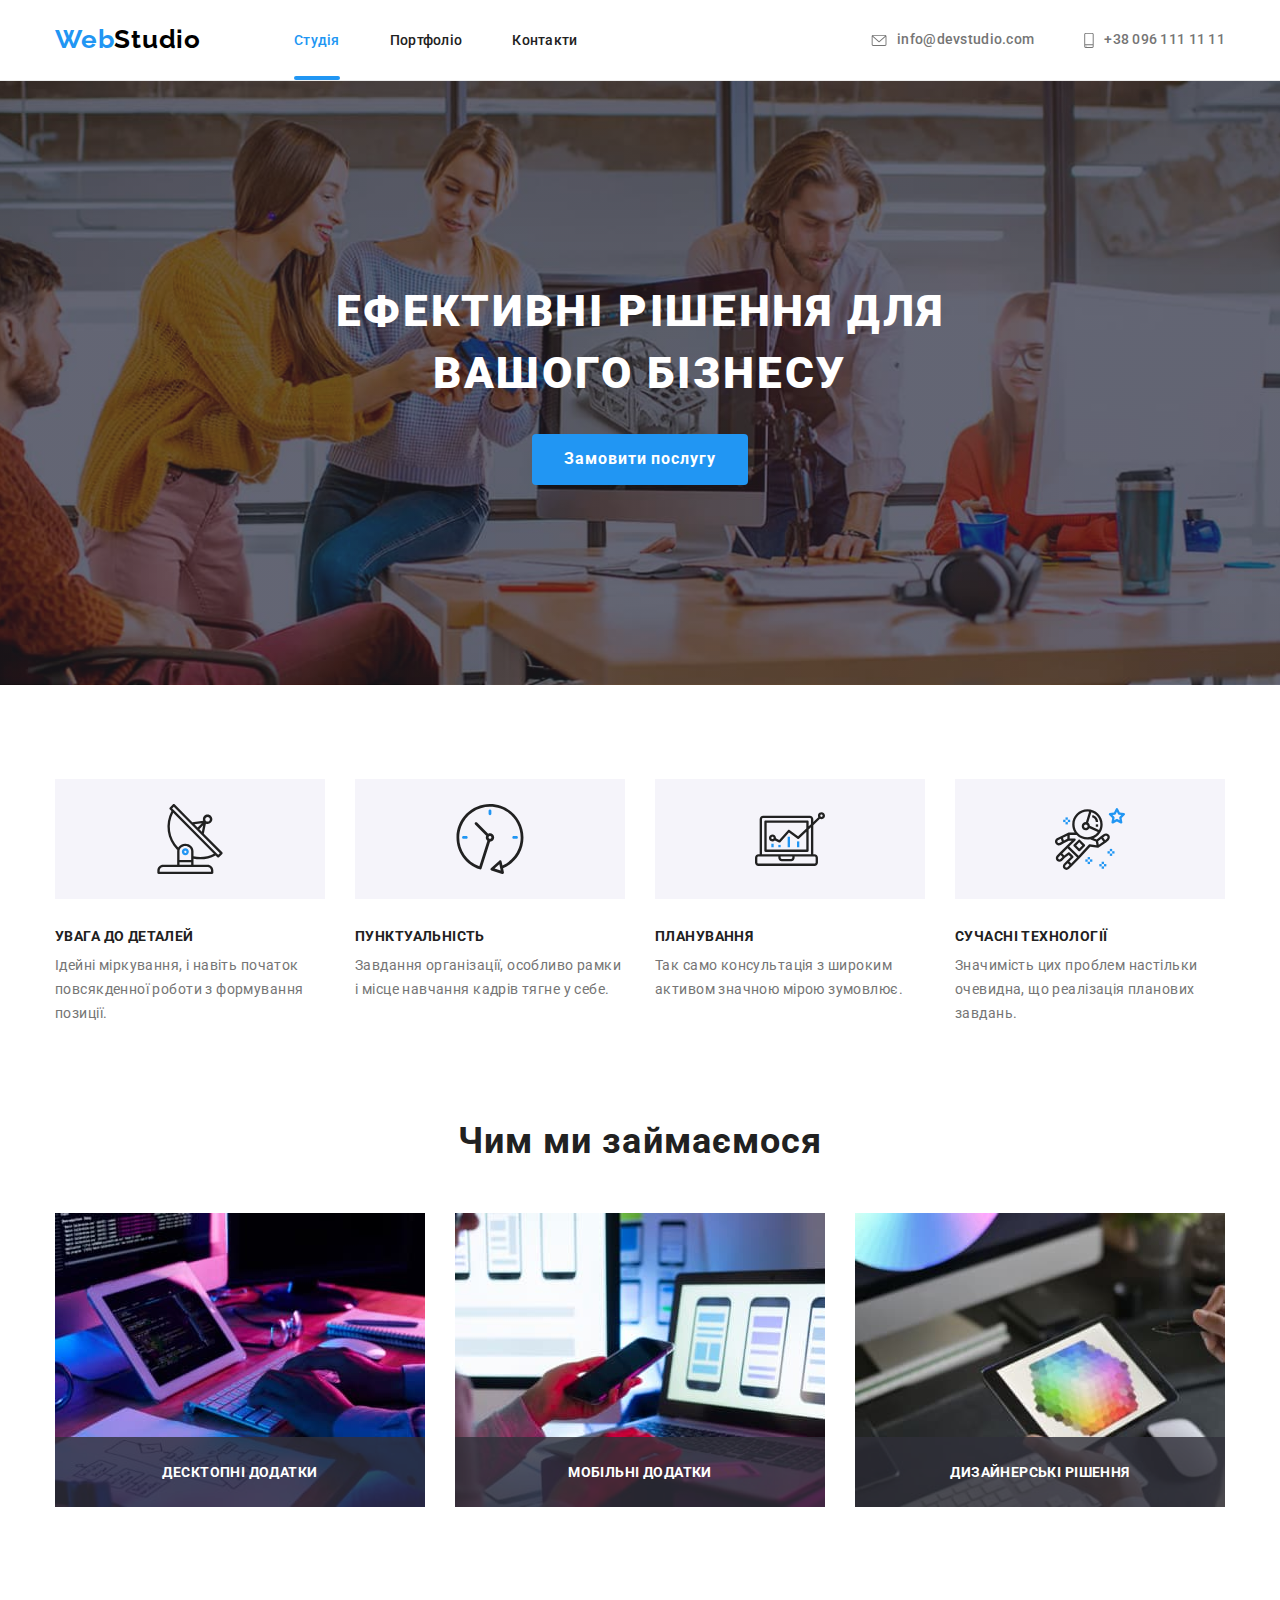
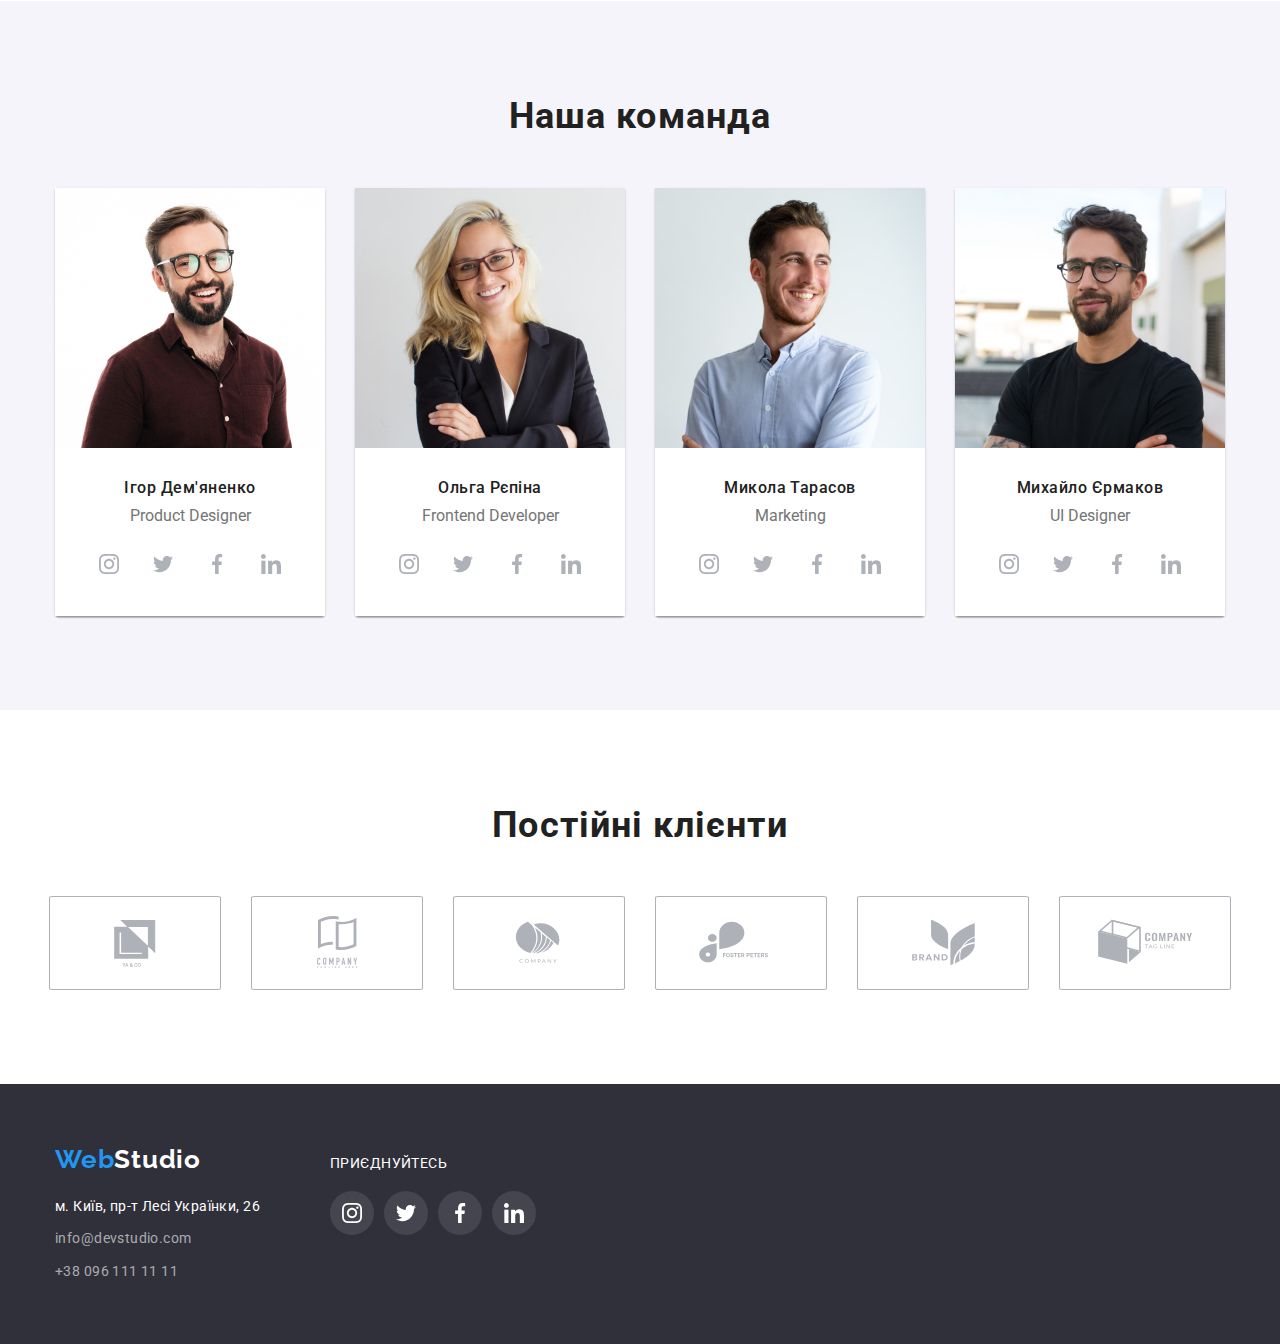
<file: index.html>
<!DOCTYPE html>
<html lang="uk">
  <head>
    <meta charset="UTF-8" />
    <meta http-equiv="X-UA-Compatible" content="IE=edge" />
    <meta name="viewport" content="width=device-width, initial-scale=1.0" />
    <title>WebStudio</title>
    <link rel="preconnect" href="https://fonts.googleapis.com" />
    <link rel="preconnect" href="https://fonts.gstatic.com" crossorigin />
    <link
      href="https://fonts.googleapis.com/css2?family=Raleway:wght@700&family=Roboto:wght@400;500;700;900&display=swap"
      rel="stylesheet"
    />
    <link
      rel="stylesheet"
      href="https://cdnjs.cloudflare.com/ajax/libs/modern-normalize/1.1.0/modern-normalize.min.css"
    />
    <link rel="stylesheet" href="./css/styles.css" />
  </head>
 
  <body>
    <!-- Хедер -->
    <header class="header">
      <div class="conteiner nav">
        <nav class="nav">
          <a class="logo logoheader" href="/"
            >Web<span class="sublogoheader">Studio</span></a
          >
          <ul class="list nav-list">
            <li class="item">
              <a class="link nav-link current" href="./index.html">Студія</a>
            </li>
            <li class="item">
              <a class="link nav-link" href="./portfolio.html">Портфоліо</a>
            </li>
            <li class="item"><a class="link nav-link" href="">Контакти</a></li>
          </ul>
        </nav>
        <ul class="list nav-list nav-contact">
          <li class="item">
            <a class="link nav-link nav-icon" href="mailto:info@devstudio.com">
              <svg width="16px" height="12px" class="contact-icon">
                <use href="./images/icon/symbol-defs.svg#envelope"></use>
              </svg>
              info@devstudio.com</a
            >
          </li>
          <li class="item">
            <a class="link nav-link nav-icon" href="tel:+380961111111">
              <svg width="10px" height="16px" class="contact-icon">
                <use href="./images/icon/symbol-defs.svg#smartphone"></use>
              </svg>
              +38 096 111 11 11</a
            >
          </li>
        </ul>
      </div>
    </header>

    <!-- Мейн -->
    <main class="main">
      <!-- hero section -->
      <section class="hero">
        <div class="conteiner">
          <h1 class="hero-title">Ефективні рішення для вашого бізнесу</h1>
          <button class="hero-button" data-modal-open type="button">Замовити послугу</button>
        </div>
        
      </section>
      <!-- features section -->
      <section class="features">
        <div class="conteiner">
          <h2 class="features-title visually-hidden">Особливості</h2>
          <ul class="list features-list">
            <li class="features-item item icon-antenna">
              <h3 class="features-subtitle">Увага до деталей</h3>
              <p class="features-text">
                Ідейні міркування, і навіть початок повсякденної роботи з
                формування позиції.
              </p>
            </li>
            <li class="features-item item icon-clock">
              <h3 class="features-subtitle">Пунктуальність</h3>
              <p class="features-text">
                Завдання організації, особливо рамки і місце навчання кадрів
                тягне у себе.
              </p>
            </li>
            <li class="features-item item icon-diagram">
              <h3 class="features-subtitle">Планування</h3>
              <p class="features-text">
                Так само консультація з широким активом значною мірою зумовлює.
              </p>
            </li>
            <li class="features-item item icon-astronaut">
              <h3 class="features-subtitle">Сучасні технології</h3>
              <p class="features-text">
                Значимість цих проблем настільки очевидна, що реалізація
                планових завдань.
              </p>
            </li>
          </ul>
        </div>
      </section>
      
      <!-- examples section -->

      <section class="examples">
        <div class="conteiner">
          <h2 class="examples-title">Чим ми займаємося</h2>
          <ul class="list examples-list">
            <li class="examples-item item">
              <img
                src="./images/work1.jpg"
                alt="Приклад робіт"
                width="370"
                height="294"
              />
              <div class="examples-desc">
                <p class="examples-text">Десктопні додатки</p>
              </div>
            </li>
            <li class="examples-item item">
              <img
                src="./images/work2.jpg"
                alt="Приклад робіт"
                width="370"
                height="294"
              />
              <div class="examples-desc">
              <p class="examples-text">Мобільні додатки</p>
              </div>
            </li>
            <li class="examples-item item">
              <img
                src="./images/work3.jpg"
                alt="Приклад робіт"
                width="370"
                height="294"
              />
              <div class="examples-desc">
              <p class="examples-text">Дизайнерські рішення</p>
              </div>
            </li>
          </ul>
        </div>
      </section>

      <!-- team section -->
      <section class="team">
        <div class="conteiner">
          <h2 class="team-title">Наша команда</h2>
          <ul class="list team-list">
            <li class="team-item item">
              <img
                src="./images/team1.jpg"
                alt="Продакт дизайнер"
                width="270"
              />
              <div class="team desc">
                <h3 class="team-subtitle">Ігор Дем'яненко</h3>
                <p class="team-text">Product Designer</p>
                <ul class="list social-list">
                  <li class="social-item">
                    <a href="#" class="social-link">
                      <svg class="social-icon" aria-label="instagram">
                        <use
                          href="./images/icon/symbol-defs.svg#instagram"
                        ></use>
                      </svg>
                    </a>
                  </li>
                  <li class="social-item">
                    <a href="#" class="social-link">
                      <svg class="social-icon" aria-label="twitter">
                        <use href="./images/icon/symbol-defs.svg#twitter"></use>
                      </svg>
                    </a>
                  </li>
                  <li class="social-item">
                    <a href="#" class="social-link">
                      <svg class="social-icon" aria-label="facebook">
                        <use
                          href="./images/icon/symbol-defs.svg#facebook"
                        ></use>
                      </svg>
                    </a>
                  </li>
                  <li class="social-item">
                    <a href="#" class="social-link">
                      <svg class="social-icon" aria-label="linkedin">
                        <use
                          href="./images/icon/symbol-defs.svg#linkedin"
                        ></use>
                      </svg>
                    </a>
                  </li>
                </ul>
              </div>
            </li>
            <li class="team-item">
              <img
                src="./images/team2.jpg"
                alt="Фронтенд розробник"
                width="270"
              />
              <div class="team desc">
                <h3 class="team-subtitle">Ольга Рєпіна</h3>
                <p class="team-text">Frontend Developer</p>
                <ul class="list social-list">
                  <li class="social-item">
                    <a href="#" class="social-link">
                      <svg class="social-icon" aria-label="instagram">
                        <use
                          href="./images/icon/symbol-defs.svg#instagram"
                        ></use>
                      </svg>
                    </a>
                  </li>
                  <li class="social-item">
                    <a href="#" class="social-link">
                      <svg class="social-icon" aria-label="twitter">
                        <use href="./images/icon/symbol-defs.svg#twitter"></use>
                      </svg>
                    </a>
                  </li>
                  <li class="social-item">
                    <a href="#" class="social-link">
                      <svg class="social-icon" aria-label="facebook">
                        <use
                          href="./images/icon/symbol-defs.svg#facebook"
                        ></use>
                      </svg>
                    </a>
                  </li>
                  <li class="social-item">
                    <a href="#" class="social-link">
                      <svg class="social-icon" aria-label="linkedin">
                        <use
                          href="./images/icon/symbol-defs.svg#linkedin"
                        ></use>
                      </svg>
                    </a>
                  </li>
                </ul>
              </div>
            </li>
            <li class="team-item">
              <img src="./images/team3.jpg" alt="Маркетинг" width="270" />
              <div class="team desc">
                <h3 class="team-subtitle">Микола Тарасов</h3>
                <p class="team-text">Marketing</p>
                <ul class="list social-list">
                  <li class="social-item">
                    <a href="#" class="social-link">
                      <svg class="social-icon" aria-label="instagram">
                        <use
                          href="./images/icon/symbol-defs.svg#instagram"
                        ></use>
                      </svg>
                    </a>
                  </li>
                  <li class="social-item">
                    <a href="#" class="social-link">
                      <svg class="social-icon" aria-label="twitter">
                        <use href="./images/icon/symbol-defs.svg#twitter"></use>
                      </svg>
                    </a>
                  </li>
                  <li class="social-item">
                    <a href="#" class="social-link">
                      <svg class="social-icon" aria-label="facebook">
                        <use
                          href="./images/icon/symbol-defs.svg#facebook"
                        ></use>
                      </svg>
                    </a>
                  </li>
                  <li class="social-item">
                    <a href="#" class="social-link">
                      <svg class="social-icon" aria-label="linkedin">
                        <use
                          href="./images/icon/symbol-defs.svg#linkedin"
                        ></use>
                      </svg>
                    </a>
                  </li>
                </ul>
              </div>
            </li>
            <li class="team-item item">
              <img src="./images/team4.jpg" alt="Дизайнер" width="270" />
              <div class="team desc">
                <h3 class="team-subtitle">Михайло Єрмаков</h3>
                <p class="team-text">UI Designer</p>
                <ul class="list social-list">
                  <li class="social-item">
                    <a href="#" class="social-link">
                      <svg class="social-icon" aria-label="instagram">
                        <use
                          href="./images/icon/symbol-defs.svg#instagram"
                        ></use>
                      </svg>
                    </a>
                  </li>
                  <li class="social-item">
                    <a href="#" class="social-link">
                      <svg class="social-icon" aria-label="twitter">
                        <use href="./images/icon/symbol-defs.svg#twitter"></use>
                      </svg>
                    </a>
                  </li>
                  <li class="social-item">
                    <a href="#" class="social-link">
                      <svg class="social-icon" aria-label="facebook">
                        <use
                          href="./images/icon/symbol-defs.svg#facebook"
                        ></use>
                      </svg>
                    </a>
                  </li>
                  <li class="social-item">
                    <a href="#" class="social-link">
                      <svg class="social-icon" aria-label="linkedin">
                        <use
                          href="./images/icon/symbol-defs.svg#linkedin"
                        ></use>
                      </svg>
                    </a>
                  </li>
                </ul>
              </div>
            </li>
          </ul>
        </div>
      </section>
      <!-- Clients section -->
      <section class="clients">
        <div class="conteiner">
          <h2 class="clients-title">Постійні клієнти</h2>
          <ul class="list clients-list">
            <li class="clients-item">
              <a href="#" class="clients-link">
                <svg class="clients-icon">
                  <use href="./images/icon/symbol-defs.svg#client1"></use>
                </svg>
              </a>
            </li>
            <li class="clients-item">
              <a href="#" class="clients-link">
                <svg class="clients-icon">
                  <use href="./images/icon/symbol-defs.svg#client2"></use>
                </svg>
              </a>
            </li>
            <li class="clients-item">
              <a href="#" class="clients-link">
                <svg class="clients-icon">
                  <use href="./images/icon/symbol-defs.svg#client3"></use>
                </svg>
              </a>
            </li>
            <li class="clients-item">
              <a href="#" class="clients-link">
                <svg class="clients-icon">
                  <use href="./images/icon/symbol-defs.svg#client4"></use>
                </svg>
              </a>
            </li>
            <li class="clients-item">
              <a href="#" class="clients-link">
                <svg class="clients-icon">
                  <use href="./images/icon/symbol-defs.svg#client5"></use>
                </svg>
              </a>
            </li>
            <li class="clients-item">
              <a href="#" class="clients-link">
                <svg class="clients-icon">
                  <use href="./images/icon/symbol-defs.svg#client6"></use>
                </svg>
              </a>
            </li>
          </ul>
        </div>
      </section>
    </main>
    <!-- Футер -->
    <footer class="footer">
      <div class="conteiner footer-info">
        <div class="address">
          <a class="logo logofooter" href="/"
            >Web<span class="sublogofooter">Studio</span></a
          >
          <address">
            <ul class="list address-list">
              <li class="address-item item">
                <a
                  class="link address-map"
                  href="https://goo.gl/maps/CPtrU1FHBa2aNyZL9"
                  target="_blank"
                  rel="noopener noreferrer nofollow"
                  >м. Київ, пр-т Лесі Українки, 26</a
                >
              </li>
              <li class="address-item item">
                <a class="link address-link" href="mailto:info@devstudio.com"
                  >info@devstudio.com</a
                >
              </li>
              <li class="address-item item">
                <a class="link address-link" href="tel:+380961111111"
                  >+38 096 111 11 11</a
                >
              </li>
            </ul>
          </address>
        </div>
        <div class="social-contact">
          <p class="social-contact-title">приєднуйтесь</p>
          <ul class="list social-contact-list">
            <li class="social-contact-item">
              <a class="social-contact-link" href="#">
                <svg class="social-contact-icon">
                  <use href="./images/icon/symbol-defs.svg#instagram"></use>
                </svg>
              </a>
            </li>
            <li class="social-contact-item">
              <a class="social-contact-link" href="#">
                <svg class="social-contact-icon">
                  <use href="./images/icon/symbol-defs.svg#twitter"></use>
                </svg>
              </a>
            </li>
            <li class="social-contact-item">
              <a class="social-contact-link" href="#">
                <svg class="social-contact-icon">
                  <use href="./images/icon/symbol-defs.svg#facebook"></use>
                </svg>
              </a>
            </li>
            <li class="social-contact-item">
              <a class="social-contact-link" href="#">
                <svg class="social-contact-icon">
                  <use href="./images/icon/symbol-defs.svg#linkedin"></use>
                </svg>
              </a>
            </li>
          </ul>
        </div>
      </div>
    </footer>
    <div class="backdrop is-hidden" data-modal>
          <div class="modal" >
            <button class="modal-button" data-modal-close type="button">
              <svg width="18px" height="18px">
                <use href="./images/icon/symbol-defs.svg#close"></use>
              </svg>
            </button>
          </div>
        </div>
    <script src="./js/modal.js"></script>
  </body>
</html>
</file>
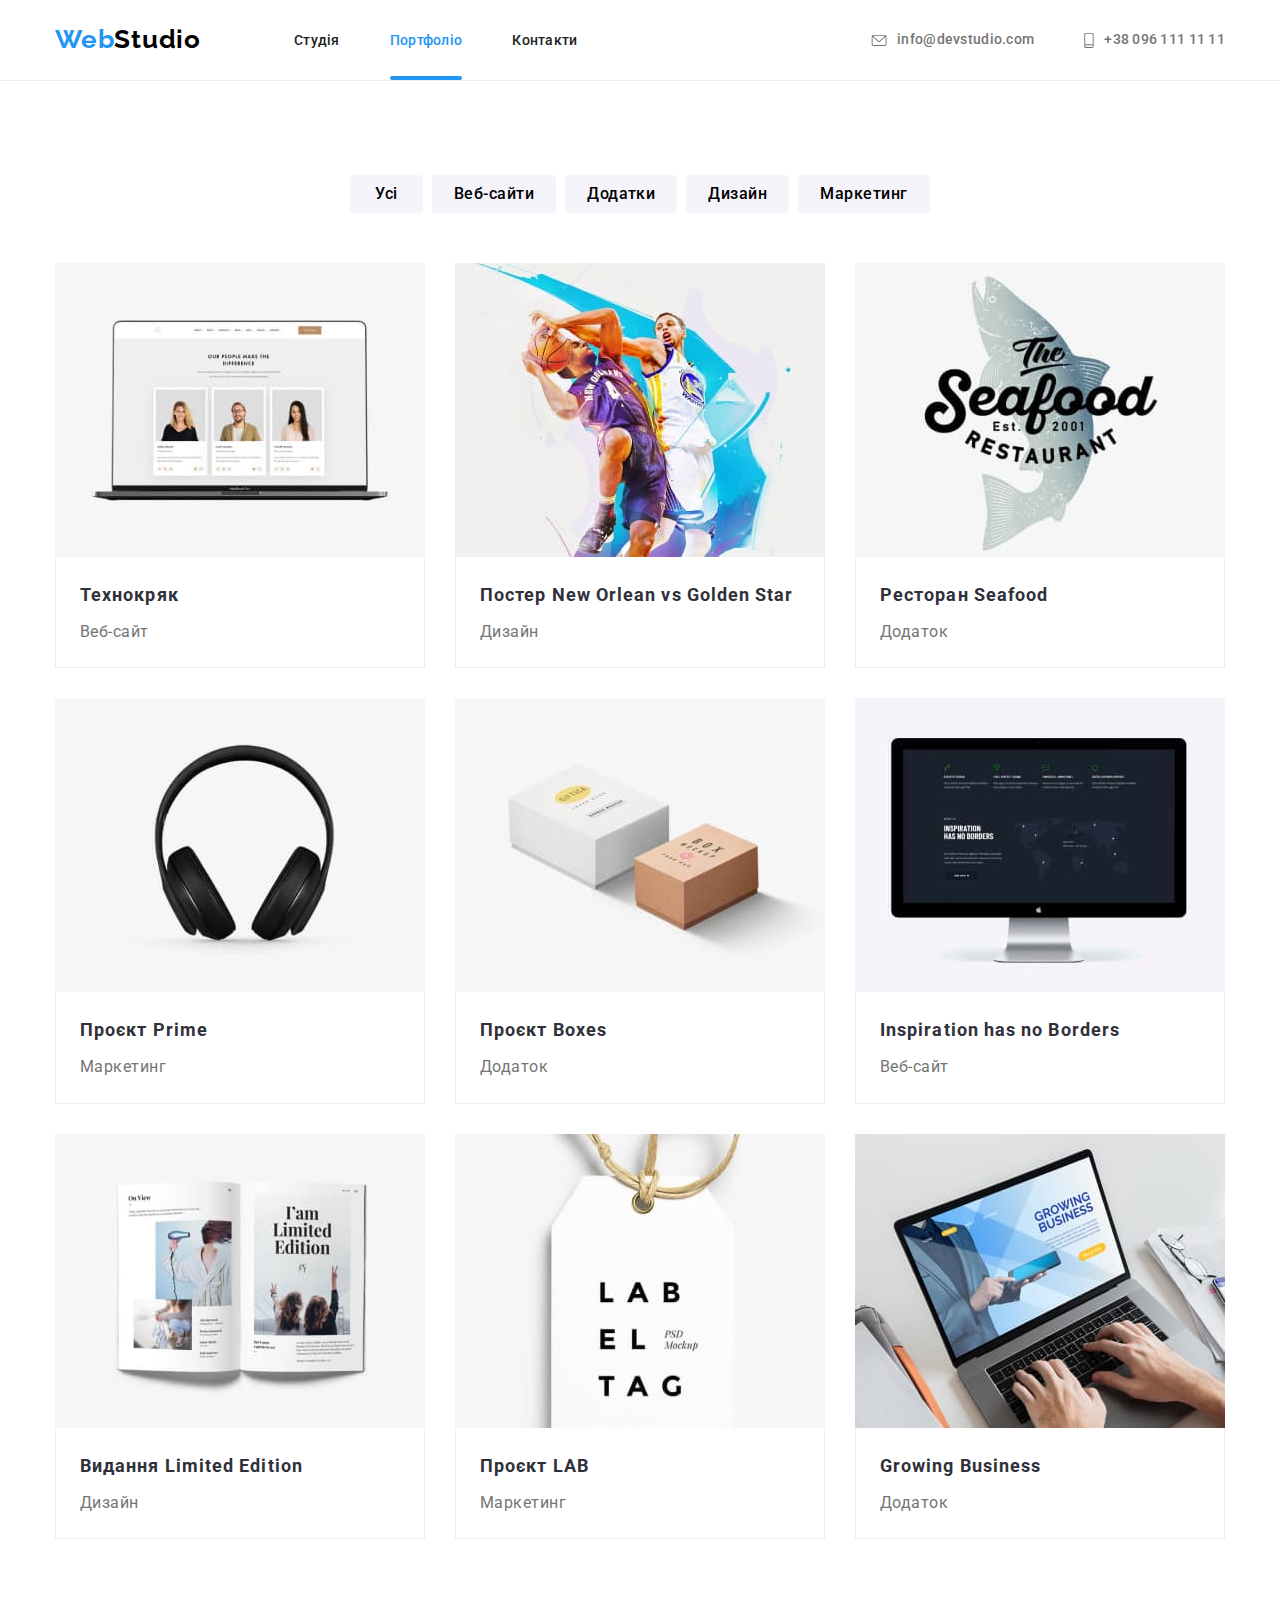
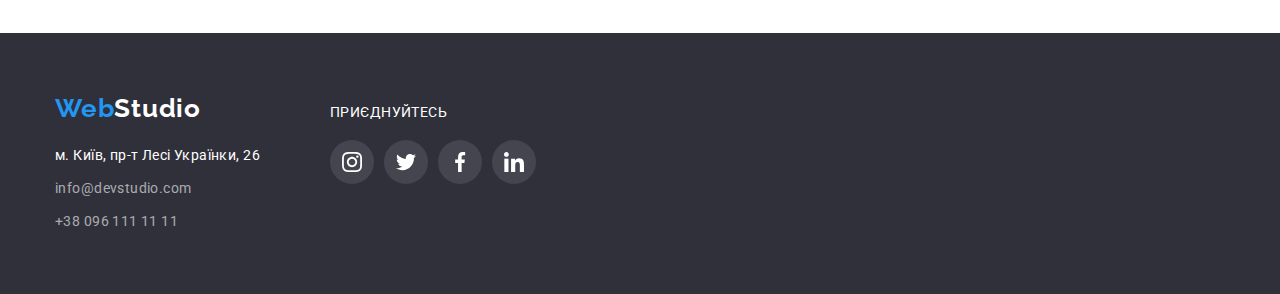
<file: portfolio.html>
<!DOCTYPE html>
<html lang="uk">
  <head>
    <meta charset="UTF-8" />
    <meta http-equiv="X-UA-Compatible" content="IE=edge" />
    <meta name="viewport" content="width=device-width, initial-scale=1.0" />
    <title>portfolio</title>
    <link rel="preconnect" href="https://fonts.googleapis.com" />
    <link rel="preconnect" href="https://fonts.gstatic.com" crossorigin />
    <link
      href="https://fonts.googleapis.com/css2?family=Raleway:wght@700&family=Roboto:wght@400;500;700;900&display=swap"
      rel="stylesheet"
    />
    <link
      rel="stylesheet"
      href="https://cdnjs.cloudflare.com/ajax/libs/modern-normalize/1.1.0/modern-normalize.min.css"
    />
    <link rel="stylesheet" href="./css/styles.css" />
  </head>

  <body>
    <!-- Хедер -->
    <header class="header">
      <div class="conteiner nav">
        <nav class="nav">
          <a class="logo logoheader" href="/"
            >Web<span class="sublogoheader">Studio</span></a
          >
          <ul class="list nav-list">
            <li class="item">
              <a class="link nav-link" href="./index.html">Студія</a>
            </li>
            <li class="item">
              <a class="link nav-link current" href="./portfolio.html"
                >Портфоліо</a
              >
            </li>
            <li class="item"><a class="link nav-link" href="">Контакти</a></li>
          </ul>
        </nav>
        <ul class="list nav-list nav-contact">
          <li class="item">
            <a class="link nav-link nav-icon" href="mailto:info@devstudio.com">
              <svg width="16px" height="12px" class="contact-icon">
                <use href="./images/icon/symbol-defs.svg#envelope"></use>
              </svg>
              info@devstudio.com</a
            >
          </li>
          <li class="item">
            <a class="link nav-link nav-icon" href="tel:+380961111111">
              <svg width="10px" height="16px" class="contact-icon">
                <use href="./images/icon/symbol-defs.svg#smartphone"></use>
              </svg>
              +38 096 111 11 11</a
            >
          </li>
        </ul>
      </div>
    </header>
    <!-- Мейн -->
    <main class="main">
      <section class="portfolio">
        <div class="conteiner">
          <h1 class="title visually-hidden">Портфоліо</h1>
          <ul class="list main-list">
            <li class="main-item item">
              <button class="portfolio-button main-button" type="button">
                Усі
              </button>
            </li>
            <li class="main-item item">
              <button class="portfolio-button" type="button">Веб-сайти</button>
            </li>
            <li class="main-item item">
              <button class="portfolio-button" type="button">Додатки</button>
            </li>
            <li class="main-item item">
              <button class="portfolio-button" type="button">Дизайн</button>
            </li>
            <li class="main-item item">
              <button class="portfolio-button" type="button">Маркетинг</button>
            </li>
          </ul>
          <ul class="list portfolio-list">
            <li class="portfolio-item">
              <a class="link portfolio-link" href="#">
                <div class="portfolio-thumb">
                  <img
                  src="./images/portfolio1.jpg"
                  alt="Екран ноутбука"
                  width="370"
                  height="294"
                />
                <div class="portfolio-link-desc">
                  <p>Ресурс пропонує комплексні пропозиції з різним рівнем функціоналу та сервісів. Все це дозволить відвідувачу отримати вичерпні відомості про компанію чи приватну особу.</p>
                </div>
                </div>
                <div class="link-caption">
                  <h2 class="portfolio-title">Технокряк</h2>
                  <p class="portfolio-subtitle">Веб-сайт</p>
                </div>
                
              </a>
            </li>
            <li class="portfolio-item">
              <a class="link portfolio-link" href="#">
                <div class="portfolio-thumb">
                  <img
                    src="./images/portfolio2.jpg"
                    alt="Два баскетболіста в боротьбі за м'яч"
                    width="370"
                    height="294"
                  />
                  <div class="portfolio-link-desc">
                  <p>Ресурс пропонує комплексні пропозиції з різним рівнем функціоналу та сервісів. Все це дозволить відвідувачу отримати вичерпні відомості про компанію чи приватну особу.</p>
                </div>
                </div>
                <div class="link-caption">
                  <h2 class="portfolio-title">
                    Постер New Orlean vs Golden Star
                  </h2>
                  <p class="portfolio-subtitle">Дизайн</p>
                </div>
                
              </a>
            </li>
            <li class="portfolio-item">
              <a class="link portfolio-link" href="#">
                <div class="portfolio-thumb">
                  <img
                    src="./images/portfolio3.jpg"
                    alt="Назва ресторану на фоні риби"
                    width="370"
                    height="294"
                  />
                  <div class="portfolio-link-desc">
                  <p>Ресурс пропонує комплексні пропозиції з різним рівнем функціоналу та сервісів. Все це дозволить відвідувачу отримати вичерпні відомості про компанію чи приватну особу.</p>
                </div>
                </div>
                <div class="link-caption">
                  <h2 class="portfolio-title">Ресторан Seafood</h2>
                  <p class="portfolio-subtitle">Додаток</p>
                </div>
                
              </a>
            </li>
            <li class="portfolio-item">
              <a class="link portfolio-link" href="#">
                <div class="portfolio-thumb">
                  <img
                    src="./images/portfolio4.jpg"
                    alt="Навушники"
                    width="370"
                    height="294"
                  />
                  <div class="portfolio-link-desc">
                  <p>Ресурс пропонує комплексні пропозиції з різним рівнем функціоналу та сервісів. Все це дозволить відвідувачу отримати вичерпні відомості про компанію чи приватну особу.</p>
                </div>
                </div>
                <div class="link-caption">
                  <h2 class="portfolio-title">Проєкт Prime</h2>
                  <p class="portfolio-subtitle">Маркетинг</p>
                </div>
                
              </a>
            </li>
            <li class="portfolio-item">
              <a class="link portfolio-link" href="#">
                <div class="portfolio-thumb">
                  <img
                    src="./images/portfolio5.jpg"
                    alt="Дві коробки"
                    width="370"
                    height="294"
                  />
                  <div class="portfolio-link-desc">
                  <p>Ресурс пропонує комплексні пропозиції з різним рівнем функціоналу та сервісів. Все це дозволить відвідувачу отримати вичерпні відомості про компанію чи приватну особу.</p>
                </div>
                </div>
                <div class="link-caption">
                  <h2 class="portfolio-title">Проєкт Boxes</h2>
                  <p class="portfolio-subtitle">Додаток</p>
                </div>
                
              </a>
            </li>
            <li class="portfolio-item">
              <a class="link portfolio-link" href="#">
                <div class="portfolio-thumb">
                  <img
                    src="./images/portfolio6.jpg"
                    alt="Монітор комп'ютера"
                    width="370"
                    height="294"
                  />
                  <div class="portfolio-link-desc">
                  <p>Ресурс пропонує комплексні пропозиції з різним рівнем функціоналу та сервісів. Все це дозволить відвідувачу отримати вичерпні відомості про компанію чи приватну особу.</p>
                </div>
                </div>
                <div class="link-caption">
                  <h2 class="portfolio-title">Inspiration has no Borders</h2>
                  <p class="portfolio-subtitle">Веб-сайт</p>
                </div>
                
              </a>
            </li>
            <li class="portfolio-item">
              <a class="link portfolio-link" href="#">
                <div class="portfolio-thumb">
                  <img
                    src="./images/portfolio7.jpg"
                    alt="Розгорнута книжка"
                    width="370"
                    height="294"
                  />
                  <div class="portfolio-link-desc">
                  <p>Ресурс пропонує комплексні пропозиції з різним рівнем функціоналу та сервісів. Все це дозволить відвідувачу отримати вичерпні відомості про компанію чи приватну особу.</p>
                </div>
                </div>
                <div class="link-caption">
                  <h2 class="portfolio-title">Видання Limited Edition</h2>
                  <p class="portfolio-subtitle">Дизайн</p>
                </div>
                
              </a>
            </li>
            <li class="portfolio-item">
              <a class="link portfolio-link" href="#">
                <div class="portfolio-thumb">
                  <img
                    src="./images/portfolio8.jpg"
                    alt="Табличка з написом"
                    width="370"
                    height="294"
                  />
                  <div class="portfolio-link-desc">
                  <p>Ресурс пропонує комплексні пропозиції з різним рівнем функціоналу та сервісів. Все це дозволить відвідувачу отримати вичерпні відомості про компанію чи приватну особу.</p>
                </div>
                </div>
                <div class="link-caption">
                  <h2 class="portfolio-title">Проєкт LAB</h2>
                  <p class="portfolio-subtitle">Маркетинг</p>
                </div>
                
              </a>
            </li>
            <li class="portfolio-item">
              <a class="link portfolio-link" href="#">
                <div class="portfolio-thumb">
                  <img
                    src="./images/portfolio9.jpg"
                    alt="Людина працює за ноутбуком"
                    width="370"
                    height="294"
                  />
                  <div class="portfolio-link-desc">
                  <p>Ресурс пропонує комплексні пропозиції з різним рівнем функціоналу та сервісів. Все це дозволить відвідувачу отримати вичерпні відомості про компанію чи приватну особу.</p>
                </div>
                </div>
                <div class="link-caption">
                  <h2 class="portfolio-title">Growing Business</h2>
                  <p class="portfolio-subtitle">Додаток</p>
                </div>
                
              </a>
            </li>
          </ul>
        </div>
      </section>
    </main>
    <!-- Футер -->
    <footer class="footer">
      <div class="conteiner footer-info">
        <div class="address">
          <a class="logo logofooter" href="/"
            >Web<span class="sublogofooter">Studio</span></a
          >
          <address">
            <ul class="list address-list">
              <li class="address-item item">
                <a
                  class="link address-map"
                  href="https://goo.gl/maps/CPtrU1FHBa2aNyZL9"
                  target="_blank"
                  rel="noopener noreferrer nofollow"
                  >м. Київ, пр-т Лесі Українки, 26</a
                >
              </li>
              <li class="address-item item">
                <a class="link address-link" href="mailto:info@devstudio.com"
                  >info@devstudio.com</a
                >
              </li>
              <li class="address-item item">
                <a class="link address-link" href="tel:+380961111111"
                  >+38 096 111 11 11</a
                >
              </li>
            </ul>
          </address>
        </div>
        <div class="social-contact">
          <p class="social-contact-title">приєднуйтесь</p>
          <ul class="list social-contact-list">
            <li class="social-contact-item">
              <a class="social-contact-link" href="#">
                <svg class="social-contact-icon">
                  <use href="./images/icon/symbol-defs.svg#instagram"></use>
                </svg>
              </a>
            </li>
            <li class="social-contact-item">
              <a class="social-contact-link" href="#">
                <svg class="social-contact-icon">
                  <use href="./images/icon/symbol-defs.svg#twitter"></use>
                </svg>
              </a>
            </li>
            <li class="social-contact-item">
              <a class="social-contact-link" href="#">
                <svg class="social-contact-icon">
                  <use href="./images/icon/symbol-defs.svg#facebook"></use>
                </svg>
              </a>
            </li>
            <li class="social-contact-item">
              <a class="social-contact-link" href="#">
                <svg class="social-contact-icon">
                  <use href="./images/icon/symbol-defs.svg#linkedin"></use>
                </svg>
              </a>
            </li>
          </ul>
        </div>
      </div>
    </footer>
  </body>
</html>
</file>
<file: css/styles.css>
:root {
  --color-primery: #212121;
  --color-secondary: #757575;
  --color-action-primery: #2196f3;
  --color-light-primery: #fff;
  --color-light-secondary: #f5f4fa;
  --color-dark-secondary: #000000;
  --color-dark-primery: #2f303a;
  --color-action-secondary: #188ce8;
  --color-line: #ececec;
  --color-border: #eee;
  --color-icon: #afb1b8;
  --color-footer-icon: #ffffff1a;
  --color-overlay: rgba(47, 48, 58, 0.8);
  --color-backdrop: rgba(0, 0, 0, 0.2);
  --timing: cubic-bezier(0.4, 0, 0.2, 1);
}

body {
  background-color: var(--color-light-primery);
  color: var(--color-primery);

  font-family: "Roboto", sans-serif;
}
h1,
h2,
h3,
h4,
p {
  margin: 0;
}

.list {
  list-style: none;
  margin: 0;
  padding: 0;
}
.visually-hidden {
  position: absolute;
  white-space: nowrap;
  width: 1px;
  height: 1px;
  overflow: hidden;
  border: 0;
  padding: 0;
  clip: rect(0 0 0 0);
  clip-path: inset(50%);
  margin: -1px;
}
.link {
  text-decoration: none;
}

.conteiner {
  width: 1200px;
  padding: 0 15px;
  margin-right: auto;
  margin-left: auto;
}
img {
  display: block;
}
/* Header section */
header {
  border-bottom: 1px solid var(--color-line);
}

.logo {
  display: inline-block;
  align-items: center;

  font-family: "Raleway", sans-serif;
  font-weight: 700;
  font-size: 26px;
  line-height: 1.2;
  letter-spacing: 0.03em;
  color: var(--color-action-primery);
  text-decoration: none;
}

.logoheader {
  margin-right: 93px;
  padding-top: 24px;
  padding-bottom: 25px;
}

.sublogoheader {
  color: var(--color-dark-secondary);
}

.nav {
  display: flex;
}

.nav-list {
  display: flex;
  align-items: center;
  padding: 0px;
}

.nav-link {
  position: relative;
  padding-top: 32px;
  padding-bottom: 32px;

  font-weight: 500;
  font-size: 14px;
  line-height: 1.1;
  letter-spacing: 0.02em;
  color: var(--color-primery);
  transition: color 250ms var(--timing);
}

.nav-link:hover,
.nav-link:focus {
  color: var(--color-action-primery);
}

.nav-link.current {
  color: var(--color-action-primery);
}

.current::after {
  position: absolute;
  bottom: 0;
  left: 0;
  content: "";
  width: 100%;
  height: 4px;
  border-radius: 2px;
  background-color: var(--color-action-primery);
}

.nav-contact {
  margin-left: auto;
}

.nav-contact .link {
  color: var(--color-secondary);
}

.nav-icon:hover,
.nav-icon:focus {
  color: var(--color-action-primery);
}

.nav-list .item + .item {
  margin-left: 50px;
}

.nav-link .icon {
  fill: currentColor;
}

.contact-icon {
  margin-right: 10px;
}

.nav-icon {
  display: flex;
  align-items: center;
  justify-content: center;
  fill: currentColor;
  transition: color 250ms var(--timing);
}

/* Hero section */
.hero {
  padding: 200px 0;
  max-width: 1600px;
  margin: 0 auto;
  background-color: var(--color-dark-primery);
  color: var(--color-light-primery);
  background-image: linear-gradient(
      to right,
      rgba(47, 48, 58, 0.4),
      rgba(47, 48, 58, 0.4)
    ),
    url(../images/background.jpg);
  background-repeat: no-repeat;
  background-position: center;
  background-size: cover;
}

.conteiner .hero {
  margin-left: auto;
  margin-right: auto;
}

.hero-title {
  margin-left: auto;
  margin-right: auto;
  margin-bottom: 30px;
  padding: 0;
  width: 696px;
  font-weight: 900;
  font-size: 44px;
  line-height: 1.4;
  text-align: center;
  letter-spacing: 0.06em;
  text-transform: uppercase;
}
.hero-button {
  display: block;
  border: none;
  border-radius: 4px;
  padding: 10px 32px;
  margin-left: auto;
  margin-right: auto;
  min-width: 216px;

  font-family: inherit;
  font-weight: 700;
  font-size: 16px;
  line-height: 1.9;
  letter-spacing: 0.06em;
  background-color: var(--color-action-primery);
  color: var(--color-light-primery);
  cursor: pointer;
  transition: background-color 250ms var(--timing);
}
.hero-button:hover,
.hero-button:focus {
  background-color: var(--color-action-secondary);
}

.backdrop {
  position: fixed;
  top: 0;
  left: 0;
  width: 100%;
  height: 100%;
  background-color: var(--color-backdrop);
  opacity: 1;
  visibility: visible;
  transition: opacity 250ms var(--timing), visibility 250ms var(--timing);
}

.backdrop.is-hidden {
  visibility: hidden;
  opacity: 0;
  pointer-events: none;
}

.modal {
  position: absolute;
  top: 50%;
  left: 50%;

  max-width: 528px;
  max-height: 581px;
  width: 100%;
  height: 100%;
  background-color: var(--color-light-primery);

  transform: translate(-50%, -50%);

  transition: transform 250ms var(--timing);
}

.modal-button {
  position: absolute;
  top: 8px;
  right: 8px;
  display: flex;
  justify-content: center;
  align-items: center;
  width: 30px;
  height: 30px;
  background-color: var(--color-light-primery);
  border-color: rgba(0, 0, 0, 0.1);
  border-radius: 50%;
  cursor: pointer;
}

/* features section */
.features {
  padding: 94px 0;
}
.features-list {
  display: flex;
  padding: 0;
}
.features-list .item + .item {
  margin-left: 30px;
}
.features-item {
  width: 270px;
}

.features-item::before {
  display: block;
  margin-bottom: 30px;
  content: "";
  height: 120px;
  background-color: var(--color-light-secondary);
}

.icon-antenna::before {
  background-image: url(../images/icon/antenna\ 1.svg);
  background-repeat: no-repeat;
  background-position: center;
}

.icon-clock::before {
  background-image: url(../images/icon/clock\ 1.svg);
  background-repeat: no-repeat;
  background-position: center;
}

.icon-diagram::before {
  background-image: url(../images/icon/diagram\ 1.svg);
  background-repeat: no-repeat;
  background-position: center;
}

.icon-astronaut::before {
  background-image: url(../images/icon/astronaut\ 1.svg);
  background-repeat: no-repeat;
  background-position: center;
}

.features-subtitle {
  margin-bottom: 10px;
  font-weight: 700;
  font-size: 14px;
  line-height: 1.1;
  letter-spacing: 0.03em;
  text-transform: uppercase;
}
.features-text {
  font-size: 14px;
  line-height: 1.7;
  letter-spacing: 0.03em;
  color: var(--color-secondary);
}
/* examples section */
.examples {
  padding-bottom: 94px;
}
.examples-title {
  margin-bottom: 50px;

  font-size: 36px;
  line-height: 1.2;
  text-align: center;
  letter-spacing: 0.03em;
}
.examples-list {
  display: flex;
}
.examples-list .item + .item {
  margin-left: 30px;
}

.examples-item {
  position: relative;
}

.examples-desc {
  position: absolute;
  bottom: 0;
  left: 0;
  width: 100%;
  display: flex;
  justify-content: center;
  align-items: center;
  padding-top: 27px;
  padding-bottom: 27px;
  background: var(--color-overlay);
}

.examples-text {
  font-weight: 700;
  font-size: 14px;
  line-height: calc(16 / 14);
  text-align: center;
  letter-spacing: 0.03em;
  text-transform: uppercase;
  color: var(--color-light-primery);
}

/* team section */
.team {
  padding: 94px 0;
  background-color: var(--color-light-secondary);
}
.team-title {
  margin-bottom: 50px;
  font-size: 36px;
  line-height: 1.2;
  text-align: center;
  letter-spacing: 0.03em;
}
.team-list {
  display: flex;
  gap: 30px;
}

.team-item {
  box-shadow: 0px 1px 3px rgba(0, 0, 0, 0.12), 0px 1px 1px rgba(0, 0, 0, 0.14),
    0px 2px 1px rgba(0, 0, 0, 0.2);
  border-radius: 0px 0px 4px 4px;
  background-color: var(--color-light-primery);
}

.team .desc {
  padding: 30px 0;
  background-color: var(--color-light-primery);
}

.team-subtitle {
  margin-bottom: 10px;
  font-weight: 500;
  font-size: 16px;
  line-height: 1.2;
  text-align: center;
  letter-spacing: 0.03em;
}
.team-text {
  margin-bottom: 16px;
  text-align: center;
  color: var(--color-secondary);
}

.social-list {
  display: flex;
  gap: 10px;
  justify-content: center;
  align-items: center;
}

.social-item {
  width: 44px;
  height: 44px;
}

.social-icon {
  width: 20px;
  height: 20px;
}

.social-link {
  display: flex;
  width: 100%;
  height: 100%;
  justify-content: center;
  align-items: center;
  fill: var(--color-icon);
  border-radius: 50%;
  transition: fill 250ms var(--timing), backgroun-color 250ms var(--timing);
}

.social-link:hover,
.social-link:focus {
  fill: var(--color-light-primery);
  background-color: var(--color-action-primery);
}

/* clients section */

.clients {
  padding: 94px 0;
}

.clients-title {
  margin-bottom: 50px;
  font-size: 36px;
  line-height: calc(42 / 36);
  text-align: center;
  letter-spacing: 0.03em;
}

.clients-list {
  display: flex;
  gap: 30px;
  justify-content: center;
}

.clients-link {
  display: flex;
  width: 100%;
  height: 100%;
  justify-content: center;
  align-items: center;
  fill: var(--color-icon);
  border: 1px solid var(--color-icon);
  border-radius: 2%;
  transition: fill 250ms var(--timing), border 250ms var(--timing);
}

.clients-icon {
  width: 170px;
  height: 92px;
}
.clients-link:hover,
.clients-link:focus {
  fill: var(--color-action-primery);
  border: 1px solid var(--color-action-primery);
}

/* footer section */
.footer {
  padding: 60px 0;
  background-color: var(--color-dark-primery);
}

.footer-info {
  display: flex;
  gap: 70px;
  align-items: baseline;
}

.logofooter {
  margin-bottom: 20px;
}

.sublogofooter {
  color: var(--color-light-primery);
}
.address-list .item + .item {
  margin-top: 9px;
}
.address-map {
  font-style: normal;
  font-size: 14px;
  line-height: 1.7;
  letter-spacing: 0.03em;
  color: var(--color-light-primery);
  transition: color 250ms var(--timing);
}
.address-link {
  font-style: normal;
  font-size: 14px;
  line-height: 1.7;
  letter-spacing: 0.03em;
  color: rgba(255, 255, 255, 0.6);
  transition: color 250ms var(--timing);
}
.address-link:hover,
:focus,
.address-map:hover,
:focus {
  color: var(--color-action-primery);
}

.social-contact-title {
  margin-bottom: 20px;
  color: var(--color-light-primery);
  font-size: 14px;
  line-height: calc(16 / 14);
  letter-spacing: 0.03em;
  text-transform: uppercase;
}

.social-contact-list {
  display: flex;
  gap: 10px;
  justify-content: center;
  align-items: center;
}

.social-contact-item {
  width: 44px;
  height: 44px;
}

.social-contact-link {
  display: flex;
  justify-content: center;
  align-items: center;
  width: 100%;
  height: 100%;
  border-radius: 50%;
  fill: var(--color-light-primery);
  background-color: var(--color-footer-icon);
  transition: background-color 250ms var(--timing);
}

.social-contact-link:hover,
.social-contact-link:focus {
  background-color: var(--color-action-primery);
}

.social-contact-icon {
  width: 20px;
  height: 20px;
}

/* portfolio button */
.portfolio-button {
  padding: 6px 22px;
  border-radius: 4px;
  border: none;

  font-family: inherit;
  font-weight: 500;
  font-size: 16px;
  line-height: 1.6;
  text-align: center;
  letter-spacing: 0.03em;
  background-color: var(--color-light-secondary);
  cursor: pointer;
  transition: color 250ms var(--timing), background-color 250ms var(--timing),
    box-shadow 250ms var(--timing);
}

.portfolio-button:hover,
.portfolio-button:focus {
  box-shadow: 0px 3px 1px rgba(0, 0, 0, 0.1), 0px 1px 2px rgba(0, 0, 0, 0.08),
    0px 2px 2px rgba(0, 0, 0, 0.12);
  background-color: var(--color-action-primery);
  color: var(--color-light-primery);
}
.main-button {
  padding: 6px 25px;
}
/* portfolio section */
.portfolio {
  padding: 94px 0;
}
.main-list {
  display: flex;
  justify-content: center;
  margin-bottom: 50px;
}
.main-list .item + .item {
  margin-left: 9px;
}
.portfolio-list {
  display: flex;
  flex-wrap: wrap;
  margin-left: -30px;
  margin-bottom: -30px;
  /* gap: 30px; */
}
.portfolio-title {
  margin-bottom: 4px;
  font-size: 18px;
  line-height: 2;
  letter-spacing: 0.06em;
  color: var(--color-dark-primery);
}
.portfolio-subtitle {
  font-weight: 400;
  font-size: 16px;
  line-height: 1.9;
  letter-spacing: 0.03em;
  color: var(--color-secondary);
}
.portfolio-item {
  width: calc((100% / 3) - 30px);
  margin-left: 30px;
  margin-bottom: 30px;
}

.portfolio-link {
  display: block;
  transition: box-shadow 250ms var(--timing);
}

.portfolio-link:hover,
.portfolio-link:focus {
  box-shadow: 0px 1px 1px rgba(0, 0, 0, 0.12), 0px 4px 4px rgba(0, 0, 0, 0.06),
    1px 4px 6px rgba(0, 0, 0, 0.16);
}

.link-caption {
  padding: 20px 24px;
  border: 1px solid var(--color-border);
  border-top: none;
}

.portfolio-thumb {
  position: relative;
  overflow: hidden;
}

.portfolio-link-desc {
  position: absolute;
  bottom: 0;
  left: 0;
  display: block;
  padding: 63px 24px;
  width: 100%;
  transform: translateY(100%);

  opacity: 0;
  font-size: 18px;
  line-height: calc(28 / 18);
  letter-spacing: 0.03em;
  color: var(--color-light-primery);
  background-color: rgba(33, 150, 243, 0.9);
  transition: transform 250ms var(--timing), opacity 250ms var(--timing);
}

.portfolio-link:hover .portfolio-link-desc {
  transform: translateY(0);
  opacity: 1;
}
</file>
